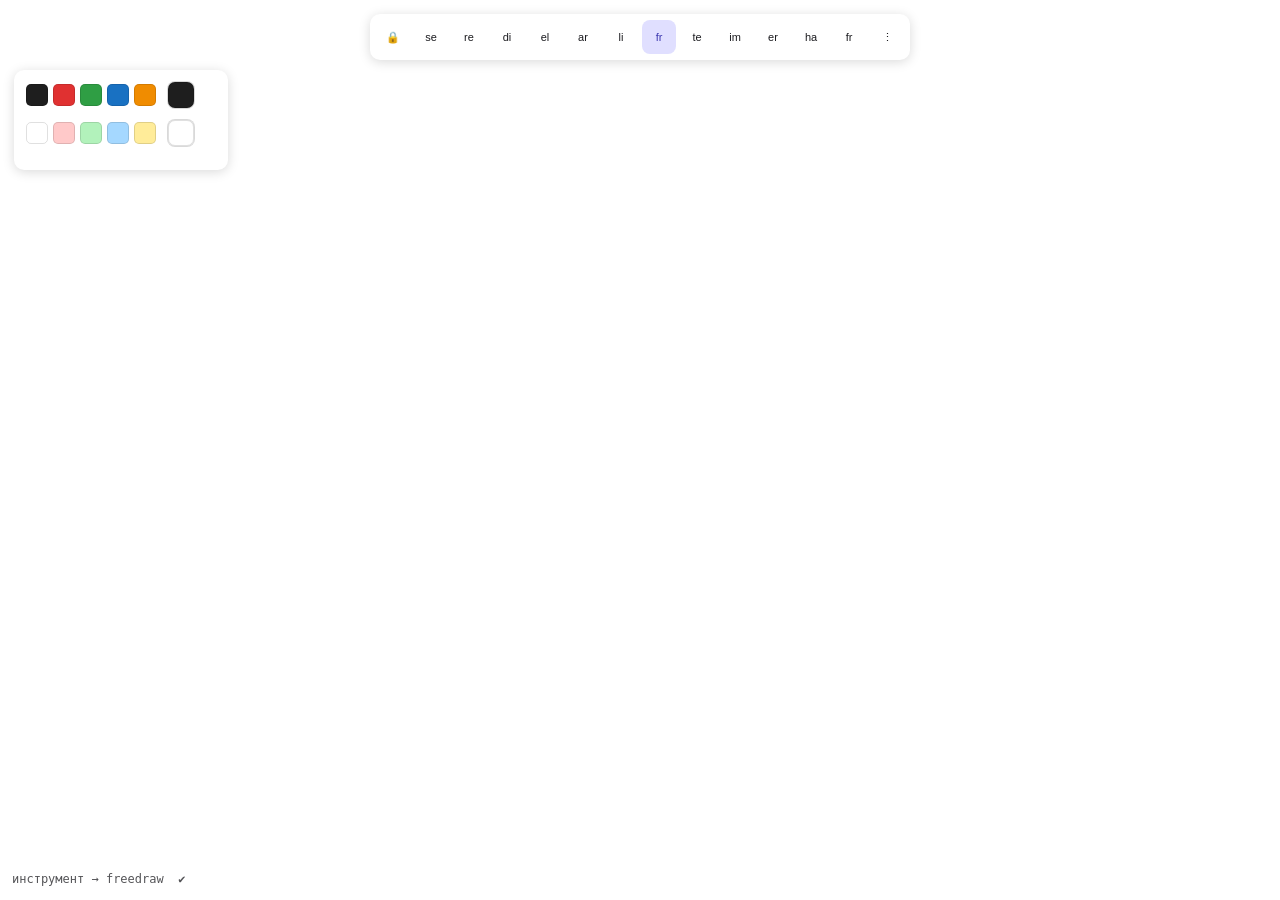
<file: dev/index.html>
<!doctype html><html lang="ru"><head><meta charset="utf-8"><title>ERM стенд</title>
<style>
 html,body{margin:0;height:100%;font:14px system-ui}
 .excalidraw{position:fixed;inset:0;background:#fff;--color-primary:#6965db;--island-bg-color:#fff;--text-primary-color:#1b1b1f}
 .excalidraw.theme--dark{background:#121212;--color-primary:#a8a5ff;--island-bg-color:#232329;--text-primary-color:#e3e3e8}
 .App-toolbar{position:fixed;top:14px;left:50%;transform:translateX(-50%);display:flex;gap:4px;
   background:var(--island-bg-color);padding:6px;border-radius:10px;box-shadow:0 2px 12px rgba(0,0,0,.15);z-index:5}
 .App-toolbar button{width:34px;height:34px;border:0;border-radius:8px;background:transparent;cursor:pointer;
   font-size:11px;color:var(--text-primary-color)}
 .App-toolbar button[aria-pressed=true]{background:#e0dfff;color:#3b37b0}
 .App-menu__left{position:fixed;left:14px;top:70px;background:var(--island-bg-color);padding:12px;
   border-radius:10px;box-shadow:0 2px 12px rgba(0,0,0,.15);z-index:5;width:190px}
 .App-menu__left h4{margin:0 0 6px;font-size:11px;color:var(--text-primary-color);opacity:.6;font-weight:600}
 .color-picker-container{display:flex;gap:6px;align-items:center;margin-bottom:12px}
 .color-picker__top-picks{display:flex;gap:5px}
 .color-picker__button{width:22px;height:22px;border-radius:5px;border:1px solid rgba(0,0,0,.12);
   background:var(--swatch-color);cursor:pointer;padding:0}
 .color-picker__button.active-color{width:26px;height:26px;margin-left:6px;border-radius:7px;
   box-shadow:0 0 0 1px rgba(0,0,0,.15)}
 .color-picker-content{background:var(--island-bg-color);padding:10px;border-radius:8px;
   box-shadow:0 8px 30px rgba(0,0,0,.25)}
 .popwrap{position:fixed;left:215px;top:80px;z-index:9}
 .color-picker-input{width:110px;font:13px ui-monospace,monospace;padding:5px 7px;border-radius:6px;
   border:1px solid rgba(0,0,0,.15)}
 #log{position:fixed;left:12px;bottom:12px;font:12px/1.5 ui-monospace,monospace;white-space:pre;
   color:var(--text-primary-color);opacity:.75;z-index:5}
</style></head>
<body>
<div class="excalidraw excalidraw-container">
  <div class="App-toolbar"></div>
  <div class="App-menu__left Island" id="left" hidden>
    <div class="selected-shape-actions"><div id="rows"></div></div>
  </div>
  <div id="log"></div>
</div>
<script>
const TOOLS=['selection','rectangle','diamond','ellipse','arrow','line','freedraw','text','image','eraser','hand','frame'];
const COLORABLE=new Set(['freedraw','rectangle','diamond','ellipse','arrow','line','text']);
const KEYMAP={v:'selection','1':'selection',r:'rectangle','2':'rectangle',d:'diamond','3':'diamond',
 o:'ellipse','4':'ellipse',a:'arrow','5':'arrow',l:'line','6':'line',p:'freedraw','7':'freedraw',
 t:'text','8':'text','9':'image',e:'eraser','0':'eraser',h:'hand',f:'frame'};
const log=[];function say(s){log.unshift(s);log.length=Math.min(log.length,10);document.getElementById('log').textContent=log.join('\n');}
const bar=document.querySelector('.App-toolbar');
const lock=document.createElement('button');
lock.dataset.testid='toolbar-lock'; lock.textContent='🔒'; lock.setAttribute('aria-pressed','false');
lock.addEventListener('click',()=>{const on=lock.getAttribute('aria-pressed')==='true';
  lock.setAttribute('aria-pressed', on?'false':'true'); say('замок → '+(on?'выкл':'вкл')+'  ✔');});
bar.appendChild(lock);
TOOLS.forEach(id=>{const b=document.createElement('button');b.dataset.testid='toolbar-'+id;
 b.setAttribute('aria-pressed', id==='freedraw'?'true':'false');b.textContent=id.slice(0,2);bar.appendChild(b);});
bar.appendChild(Object.assign(document.createElement('button'),{textContent:'⋮'}));

/* --- макет левой панели: два ряда «Обводка» и «Фон», как в настоящем Excalidraw --- */
const STROKE_PICKS=['#1e1e1e','#e03131','#2f9e44','#1971c2','#f08c00'];
const BG_PICKS=['transparent','#ffc9c9','#b2f2bb','#a5d8ff','#ffec99'];
function row(label, picks){
  const c=document.createElement('div'); c.className='color-picker-container';
  const tp=document.createElement('div'); tp.className='color-picker__top-picks';
  picks.forEach(p=>{const b=document.createElement('button');b.className='color-picker__button';
    b.dataset.testid='color-top-pick-'+p;b.style.setProperty('--swatch-color',p);tp.appendChild(b);});
  const trig=document.createElement('button');
  trig.className='color-picker__button active-color';
  trig.setAttribute('aria-label',label);
  trig.style.setProperty('--swatch-color', picks[0]);
  c.append(tp,trig);
  trig.addEventListener('click',()=>togglePop(trig,label));
  return c;
}
let pop=null;
function togglePop(trig,label){
  if(pop){pop.remove();pop=null;say('попап закрыт');return;}
  pop=document.createElement('div'); pop.className='popwrap';
  pop.innerHTML='<div class="Island"><div class="color-picker-content properties-content">'+
    '<input class="color-picker-input" value="'+trig.style.getPropertyValue('--swatch-color').replace('#','')+'"></div></div>';
  document.body.appendChild(pop);
  say('попап открыт: '+label);
  pop.querySelector('input').addEventListener('input',e=>{
    const hex='#'+e.target.value.replace('#','');
    trig.style.setProperty('--swatch-color',hex);
    say(label+' → '+hex+'  ✔');
  });
}
document.getElementById('rows').append(row('Обводка',STROKE_PICKS), row('Фон',BG_PICKS));

function setTool(t){
  document.querySelectorAll('[data-testid^=toolbar-]:not([data-testid=toolbar-lock])').forEach(b=>b.setAttribute('aria-pressed',
    b.dataset.testid==='toolbar-'+t?'true':'false'));
  document.getElementById('left').hidden = !COLORABLE.has(t);   // панель только у рисующих
  if(pop){pop.remove();pop=null;}
  say('инструмент → '+t+'  ✔');
}
setTool('freedraw');
document.addEventListener('keydown',e=>{
  const mod=e.metaKey||e.ctrlKey;
  if(mod&&e.key.toLowerCase()==='z'){say((e.shiftKey?'REDO':'UNDO')+'  ✔');return;}
  const t=KEYMAP[(e.key||'').toLowerCase()];
  if(t&&!mod) setTool(t);
});
document.addEventListener('keydown',e=>{if(e.altKey&&e.shiftKey&&e.key.toLowerCase()==='d')
  document.querySelector('.excalidraw').classList.toggle('theme--dark');});
</script>
<script src="chrome-stub.js"></script>
<script src="../src/common.js"></script>
<script src="../src/content.js"></script>
</body></html>
</file>
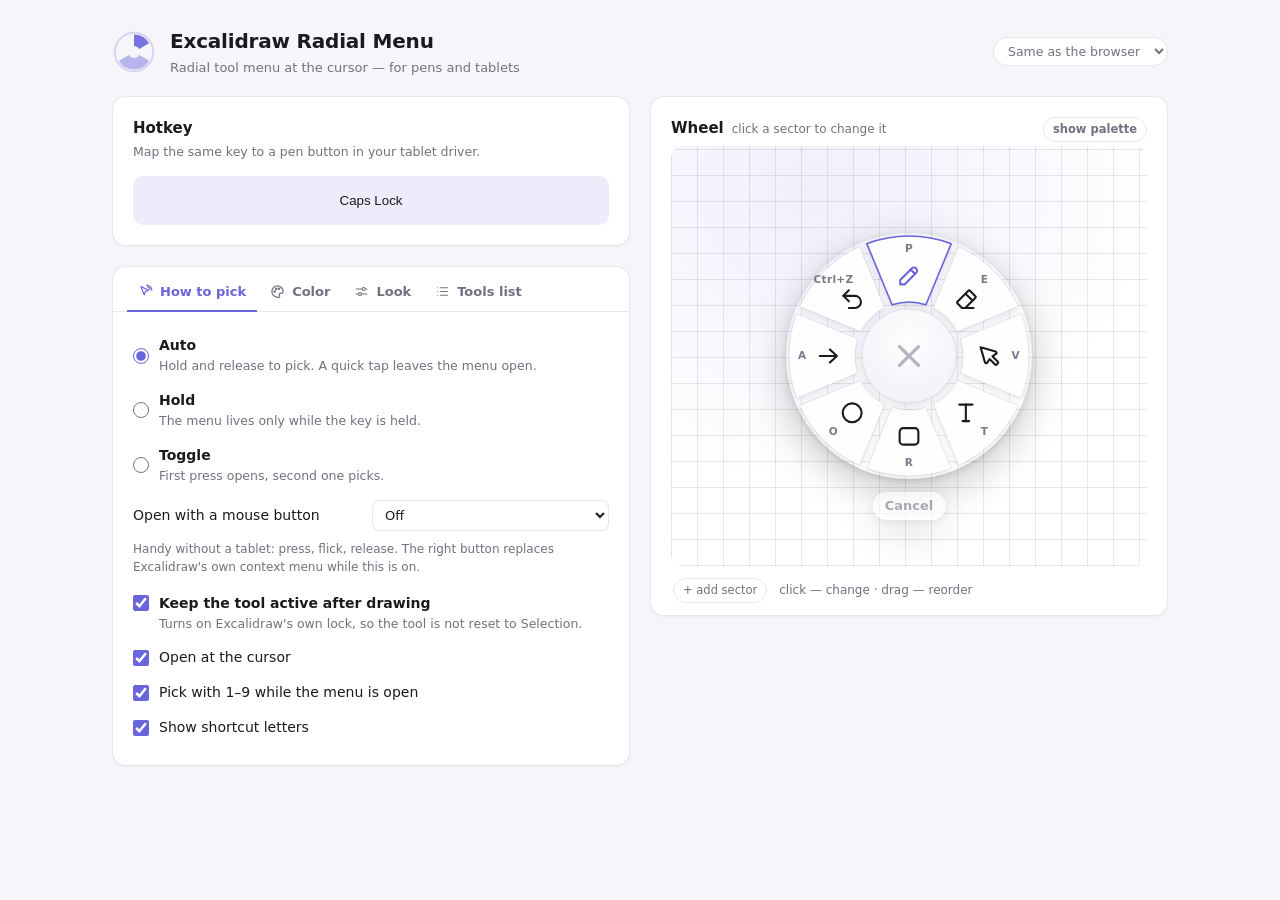
<file: dev/options.html>
<!doctype html>
<html>
<head>
<meta charset="utf-8">
<title>Excalidraw Radial Menu</title>
<script src="chrome-stub.js"></script>
<link rel="stylesheet" href="../src/options.css">
</head>
<body>
<header class="top">
  <div class="brand">
    <svg viewBox="0 0 48 48" class="brand-mark" aria-hidden="true">
      <circle cx="24" cy="24" r="21" fill="none" stroke="currentColor" stroke-width="2" opacity=".25"/>
      <path d="M24 5a19 19 0 0 1 16.5 9.5L24 24z" fill="currentColor" opacity=".9"/>
      <path d="M40.5 33.5A19 19 0 0 1 7.5 33.5L24 24z" fill="currentColor" opacity=".45"/>
      <circle cx="24" cy="24" r="6.5" fill="var(--bg)"/>
    </svg>
    <div>
      <h1 data-i18n="extName"></h1>
      <p data-i18n="optSubtitle"></p>
    </div>
  </div>
  <div class="top-right">
    <span class="saved" id="saved" data-i18n="optSaved"></span>
    <select id="lang" class="lang-sel" aria-label="Language"></select>
  </div>
</header>

<main>
  <section class="col">
    <div class="card">
      <h2 data-i18n="optHotkeyH"></h2>
      <p class="hint" data-i18n="optHotkeyHint"></p>
      <button id="hotkey" class="hotkey"></button>
      <div class="warn" id="capsWarn" hidden>
        <strong data-i18n="optCapsTitle"></strong> <span data-i18n-html="optCapsBody"></span>
      </div>
    </div>

    <div class="card tabbed">
      <div class="tabs" role="tablist">
        <button class="tab is-on" data-tab="pick"><span data-i18n="optModeH"></span></button>
        <button class="tab" data-tab="color"><span data-i18n="optColorH"></span></button>
        <button class="tab" data-tab="view"><span data-i18n="optViewH"></span></button>
        <button class="tab" data-tab="list"><span data-i18n="optListH"></span></button>
      </div>

      <div class="tabpanel is-on" data-tab="pick">
        <label class="row radio"><input type="radio" name="mode" value="auto">
          <span><b data-i18n="optModeAuto"></b><i data-i18n="optModeAutoD"></i></span></label>
        <label class="row radio"><input type="radio" name="mode" value="hold">
          <span><b data-i18n="optModeHold"></b><i data-i18n="optModeHoldD"></i></span></label>
        <label class="row radio"><input type="radio" name="mode" value="toggle">
          <span><b data-i18n="optModeToggle"></b><i data-i18n="optModeToggleD"></i></span></label>
        <label class="row slider"><span data-i18n="optMouse"></span>
          <select id="mouseTrigger">
            <option value="off" data-i18n="optMouseOff"></option>
            <option value="right" data-i18n="optMouseRight"></option>
            <option value="middle" data-i18n="optMouseMiddle"></option>
          </select></label>
        <p class="hint sub" data-i18n="optMouseHint"></p>
        <label class="row check"><input type="checkbox" id="keepTool">
          <span><b data-i18n="optKeepTool"></b><i data-i18n="optKeepToolD"></i></span></label>
        <label class="row check"><input type="checkbox" id="followCursor"><span data-i18n="optFollow"></span></label>
        <label class="row check"><input type="checkbox" id="quickNumbers"><span data-i18n="optQuickNum"></span></label>
        <label class="row check"><input type="checkbox" id="showKbd"><span data-i18n="optShowKbd"></span></label>
      </div>

      <div class="tabpanel" data-tab="color">
        <p class="hint" data-i18n="optColorHint"></p>
        <label class="row slider"><span><span data-i18n="optDwell"></span><em id="dwellV"></em></span>
          <input type="range" id="dwellMs" min="0" max="800" step="25"></label>
        <label class="row slider"><span data-i18n="optColorTarget"></span>
          <select id="colorTarget">
            <option value="stroke" data-i18n="optStroke"></option>
            <option value="background" data-i18n="optBackground"></option>
          </select></label>
        <h3 data-i18n="optPaletteH"></h3>
        <div class="swatches" id="palette"></div>
      </div>

      <div class="tabpanel" data-tab="view">
        <label class="row slider"><span><span data-i18n="optRadius"></span><em id="radiusV"></em></span>
          <input type="range" id="radius" min="80" max="190" step="2"></label>
        <label class="row slider"><span><span data-i18n="optRing"></span><em id="innerV"></em></span>
          <input type="range" id="innerRatio" min="25" max="62" step="1"></label>
        <label class="row slider"><span><span data-i18n="optGap"></span><em id="gapV"></em></span>
          <input type="range" id="gapPx" min="0" max="20" step="1"></label>
        <label class="row slider"><span><span data-i18n="optDeadzone"></span><em id="deadV"></em></span>
          <input type="range" id="deadzone" min="0" max="80" step="2"></label>
        <label class="row slider"><span><span data-i18n="optAnim"></span><em id="animV"></em></span>
          <input type="range" id="animSpeed" min="0" max="25" step="1"></label>
        <label class="row slider"><span data-i18n="optTheme"></span>
          <select id="theme">
            <option value="auto" data-i18n="optThemeAuto"></option>
            <option value="light" data-i18n="optThemeLight"></option>
            <option value="dark" data-i18n="optThemeDark"></option>
          </select></label>
        <div class="panel-foot">
          <button class="ghost" id="resetView" data-i18n="optResetView"></button>
        </div>
      </div>

      <div class="tabpanel" data-tab="list">
        <p class="hint"><span data-i18n="optListHint"></span> <small id="count"></small></p>
        <div class="chips" id="chosen"></div>
        <h3 data-i18n="optAdd"></h3>
        <div class="chips pool" id="pool"></div>
        <button class="reset" id="reset" data-i18n="optReset"></button>
      </div>
    </div>
  </section>

  <section class="col">
    <div class="card preview-card">
      <h2><span data-i18n="optWheelH"></span> <small data-i18n="optWheelHint"></small>
        <button class="ghost" id="previewMode"></button></h2>
      <div class="preview" id="preview">
        <div class="slot-picker" id="slotPicker" hidden>
          <div class="sp-head"><b id="spTitle"></b><button class="sp-x" id="spClose">✕</button></div>
          <div class="sp-scroll">
            <h4 data-i18n="optSecTools"></h4><div class="sp-grid" id="spTools"></div>
            <h4 data-i18n="optSecColors"></h4><div class="sp-grid" id="spColors"></div>
          </div>
          <button class="sp-remove" id="spRemove" data-i18n="optRemoveSlot"></button>
        </div>
      </div>
      <div class="preview-bar">
        <button class="ghost" id="addSlot"></button>
        <span class="bar-hint" id="slotHint"></span>
      </div>
    </div>
  </section>
</main>

<script src="../src/common.js"></script>
<script src="../src/options.js"></script>
</body>
</html>
</file>
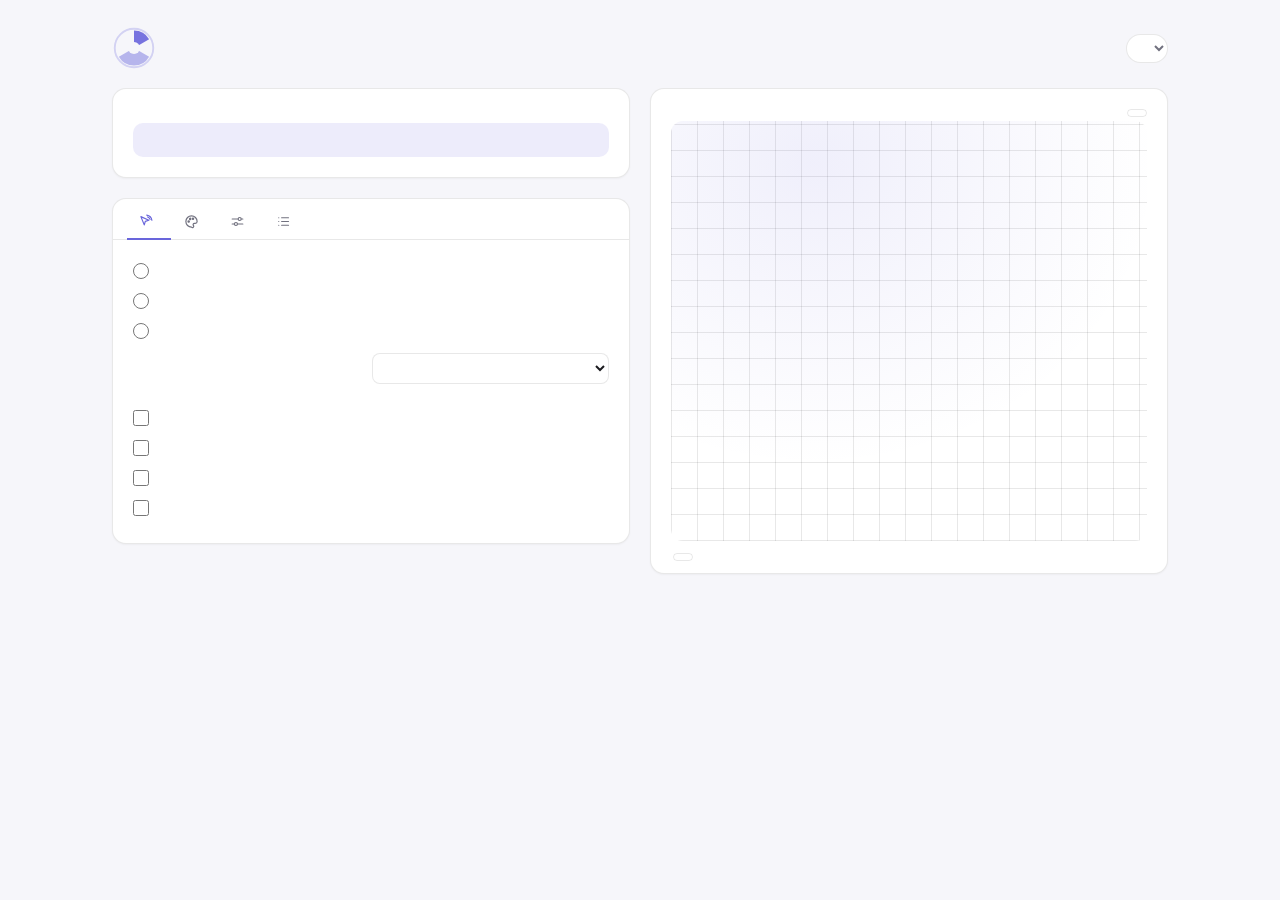
<file: src/options.html>
<!doctype html>
<html>
<head>
<meta charset="utf-8">
<title>Excalidraw Radial Menu</title>
<link rel="stylesheet" href="options.css">
</head>
<body>
<header class="top">
  <div class="brand">
    <svg viewBox="0 0 48 48" class="brand-mark" aria-hidden="true">
      <circle cx="24" cy="24" r="21" fill="none" stroke="currentColor" stroke-width="2" opacity=".25"/>
      <path d="M24 5a19 19 0 0 1 16.5 9.5L24 24z" fill="currentColor" opacity=".9"/>
      <path d="M40.5 33.5A19 19 0 0 1 7.5 33.5L24 24z" fill="currentColor" opacity=".45"/>
      <circle cx="24" cy="24" r="6.5" fill="var(--bg)"/>
    </svg>
    <div>
      <h1 data-i18n="extName"></h1>
      <p data-i18n="optSubtitle"></p>
    </div>
  </div>
  <div class="top-right">
    <span class="saved" id="saved" data-i18n="optSaved"></span>
    <select id="lang" class="lang-sel" aria-label="Language"></select>
  </div>
</header>

<main>
  <section class="col">
    <div class="card">
      <h2 data-i18n="optHotkeyH"></h2>
      <p class="hint" data-i18n="optHotkeyHint"></p>
      <button id="hotkey" class="hotkey"></button>
      <div class="warn" id="capsWarn" hidden>
        <strong data-i18n="optCapsTitle"></strong> <span data-i18n-html="optCapsBody"></span>
      </div>
    </div>

    <div class="card tabbed">
      <div class="tabs" role="tablist">
        <button class="tab is-on" data-tab="pick"><span data-i18n="optModeH"></span></button>
        <button class="tab" data-tab="color"><span data-i18n="optColorH"></span></button>
        <button class="tab" data-tab="view"><span data-i18n="optViewH"></span></button>
        <button class="tab" data-tab="list"><span data-i18n="optListH"></span></button>
      </div>

      <div class="tabpanel is-on" data-tab="pick">
        <label class="row radio"><input type="radio" name="mode" value="auto">
          <span><b data-i18n="optModeAuto"></b><i data-i18n="optModeAutoD"></i></span></label>
        <label class="row radio"><input type="radio" name="mode" value="hold">
          <span><b data-i18n="optModeHold"></b><i data-i18n="optModeHoldD"></i></span></label>
        <label class="row radio"><input type="radio" name="mode" value="toggle">
          <span><b data-i18n="optModeToggle"></b><i data-i18n="optModeToggleD"></i></span></label>
        <label class="row slider"><span data-i18n="optMouse"></span>
          <select id="mouseTrigger">
            <option value="off" data-i18n="optMouseOff"></option>
            <option value="right" data-i18n="optMouseRight"></option>
            <option value="middle" data-i18n="optMouseMiddle"></option>
          </select></label>
        <p class="hint sub" data-i18n="optMouseHint"></p>
        <label class="row check"><input type="checkbox" id="keepTool">
          <span><b data-i18n="optKeepTool"></b><i data-i18n="optKeepToolD"></i></span></label>
        <label class="row check"><input type="checkbox" id="followCursor"><span data-i18n="optFollow"></span></label>
        <label class="row check"><input type="checkbox" id="quickNumbers"><span data-i18n="optQuickNum"></span></label>
        <label class="row check"><input type="checkbox" id="showKbd"><span data-i18n="optShowKbd"></span></label>
      </div>

      <div class="tabpanel" data-tab="color">
        <p class="hint" data-i18n="optColorHint"></p>
        <label class="row slider"><span><span data-i18n="optDwell"></span><em id="dwellV"></em></span>
          <input type="range" id="dwellMs" min="0" max="800" step="25"></label>
        <label class="row slider"><span data-i18n="optColorTarget"></span>
          <select id="colorTarget">
            <option value="stroke" data-i18n="optStroke"></option>
            <option value="background" data-i18n="optBackground"></option>
          </select></label>
        <h3 data-i18n="optPaletteH"></h3>
        <div class="swatches" id="palette"></div>
      </div>

      <div class="tabpanel" data-tab="view">
        <label class="row slider"><span><span data-i18n="optRadius"></span><em id="radiusV"></em></span>
          <input type="range" id="radius" min="80" max="190" step="2"></label>
        <label class="row slider"><span><span data-i18n="optRing"></span><em id="innerV"></em></span>
          <input type="range" id="innerRatio" min="25" max="62" step="1"></label>
        <label class="row slider"><span><span data-i18n="optGap"></span><em id="gapV"></em></span>
          <input type="range" id="gapPx" min="0" max="20" step="1"></label>
        <label class="row slider"><span><span data-i18n="optDeadzone"></span><em id="deadV"></em></span>
          <input type="range" id="deadzone" min="0" max="80" step="2"></label>
        <label class="row slider"><span><span data-i18n="optAnim"></span><em id="animV"></em></span>
          <input type="range" id="animSpeed" min="0" max="25" step="1"></label>
        <label class="row slider"><span data-i18n="optTheme"></span>
          <select id="theme">
            <option value="auto" data-i18n="optThemeAuto"></option>
            <option value="light" data-i18n="optThemeLight"></option>
            <option value="dark" data-i18n="optThemeDark"></option>
          </select></label>
        <div class="panel-foot">
          <button class="ghost" id="resetView" data-i18n="optResetView"></button>
        </div>
      </div>

      <div class="tabpanel" data-tab="list">
        <p class="hint"><span data-i18n="optListHint"></span> <small id="count"></small></p>
        <div class="chips" id="chosen"></div>
        <h3 data-i18n="optAdd"></h3>
        <div class="chips pool" id="pool"></div>
        <button class="reset" id="reset" data-i18n="optReset"></button>
      </div>
    </div>
  </section>

  <section class="col">
    <div class="card preview-card">
      <h2><span data-i18n="optWheelH"></span> <small data-i18n="optWheelHint"></small>
        <button class="ghost" id="previewMode"></button></h2>
      <div class="preview" id="preview">
        <div class="slot-picker" id="slotPicker" hidden>
          <div class="sp-head"><b id="spTitle"></b><button class="sp-x" id="spClose">✕</button></div>
          <div class="sp-scroll">
            <h4 data-i18n="optSecTools"></h4><div class="sp-grid" id="spTools"></div>
            <h4 data-i18n="optSecColors"></h4><div class="sp-grid" id="spColors"></div>
          </div>
          <button class="sp-remove" id="spRemove" data-i18n="optRemoveSlot"></button>
        </div>
      </div>
      <div class="preview-bar">
        <button class="ghost" id="addSlot"></button>
        <span class="bar-hint" id="slotHint"></span>
      </div>
    </div>
  </section>
</main>

<script src="common.js"></script>
<script src="options.js"></script>
</body>
</html>
</file>
<file: src/options.css>
:root{
  --bg:#f6f6fa; --card:#ffffff; --ink:#1b1b1f; --dim:#71717f;
  --line:rgba(0,0,0,.09); --accent:#6965db; --accent-soft:rgba(105,101,219,.12);
  --warn-bg:#fff6e5; --warn-ink:#7a5a12; --warn-line:#f0d089;
  --radius:14px;
}
@media (prefers-color-scheme: dark){
  :root{
    --bg:#121217; --card:#1c1c23; --ink:#e8e8f0; --dim:#8d8da0;
    --line:rgba(255,255,255,.09); --accent:#a8a5ff; --accent-soft:rgba(168,165,255,.14);
    --warn-bg:#2b2413; --warn-ink:#e8cf9a; --warn-line:#5c4a1e;
  }
}
*{box-sizing:border-box}
body{
  margin:0; background:var(--bg); color:var(--ink);
  font:400 14px/1.5 "Inter","Segoe UI",system-ui,-apple-system,sans-serif;
  padding:0 0 48px;
}
.top{
  display:flex; align-items:center; justify-content:space-between; gap:16px;
  padding:26px 32px 18px; max-width:1120px; margin:0 auto;
}
.brand{display:flex; align-items:center; gap:14px}
.brand-mark{width:44px;height:44px;color:var(--accent);flex:0 0 auto}
h1{font-size:20px; margin:0; letter-spacing:-.2px}
.brand p{margin:2px 0 0; color:var(--dim); font-size:13px}
.saved{
  opacity:0; transition:opacity .25s; color:var(--accent); font-weight:600; font-size:13px;
  background:var(--accent-soft); padding:6px 12px; border-radius:999px;
}
.saved.on{opacity:1}

main{
  max-width:1120px; margin:0 auto; padding:0 32px;
  display:grid; grid-template-columns:minmax(0,1fr) minmax(0,1fr); gap:20px; align-items:start;
}
@media (max-width:900px){ main{grid-template-columns:1fr} }
.col{display:flex; flex-direction:column; gap:20px}
.card{
  background:var(--card); border:1px solid var(--line); border-radius:var(--radius);
  padding:20px; box-shadow:0 1px 2px rgba(0,0,0,.04);
}
.card h2{margin:0 0 4px; font-size:15px; font-weight:650; display:flex; align-items:baseline; gap:8px}
.card h2 small{font-weight:400; font-size:12px; color:var(--dim)}
.card h3{margin:18px 0 8px; font-size:12px; font-weight:600; color:var(--dim); text-transform:uppercase; letter-spacing:.6px}
.hint{margin:0 0 14px; color:var(--dim); font-size:12.5px}

.hotkey{
  width:100%; padding:16px; font:650 16px/1 inherit; color:var(--ink);
  background:var(--accent-soft); border:1.5px dashed transparent; border-radius:10px;
  cursor:pointer; transition:.15s;
}
.hotkey:hover{border-color:var(--accent)}
.hotkey.rec{border-color:var(--accent); color:var(--accent); animation:pulse 1.1s infinite}
@keyframes pulse{50%{opacity:.55}}

.warn{
  margin-top:12px; padding:11px 13px; border-radius:10px; font-size:12.5px; line-height:1.55;
  background:var(--warn-bg); color:var(--warn-ink); border:1px solid var(--warn-line);
}
.warn code{background:rgba(0,0,0,.09); padding:1px 5px; border-radius:4px; font-size:12px}

.row{display:flex; align-items:center; gap:10px; padding:7px 0; cursor:pointer}
.row>span{display:flex; flex-direction:column}
.row i{font-style:normal; color:var(--dim); font-size:12.5px; margin-top:1px}
.row input[type=radio],.row input[type=checkbox]{accent-color:var(--accent); width:16px; height:16px; margin:0; flex:0 0 auto}
.row.slider{display:grid; grid-template-columns:225px 1fr; gap:14px; cursor:default}
.row.slider>span{display:flex; flex-direction:row; align-items:baseline; justify-content:space-between; gap:10px; color:var(--ink)}
.row.slider em{font-style:normal; color:var(--dim); font-variant-numeric:tabular-nums; white-space:nowrap}
input[type=range]{accent-color:var(--accent); width:100%}
select{
  background:var(--card); color:var(--ink); border:1px solid var(--line);
  border-radius:8px; padding:6px 8px; font:inherit; font-size:13px;
}

.preview-card{padding-bottom:8px}
.preview{
  position:relative; height:420px; border-radius:12px; overflow:hidden;
  background:
    radial-gradient(120% 120% at 30% 10%, rgba(105,101,219,.10), transparent 60%),
    repeating-linear-gradient(0deg,var(--line) 0 1px,transparent 1px 26px),
    repeating-linear-gradient(90deg,var(--line) 0 1px,transparent 1px 26px),
    var(--card);
  cursor:crosshair;
}
.preview .erm-root{position:absolute; inset:0; pointer-events:none; z-index:1}
.preview .erm-wrap{pointer-events:none}

.chips{display:flex; flex-wrap:wrap; gap:8px}
.chip{
  display:inline-flex; align-items:center; gap:7px; padding:7px 10px 7px 8px;
  border:1px solid var(--line); border-radius:999px; background:var(--bg);
  font-size:13px; user-select:none; cursor:grab; transition:.13s;
}
.chip:hover{border-color:var(--accent)}
.chip.drag{opacity:.35}
.chip.over{border-color:var(--accent); box-shadow:0 0 0 3px var(--accent-soft)}
.chip svg{width:17px;height:17px;fill:none;stroke:currentColor;stroke-width:1.9;stroke-linecap:round;stroke-linejoin:round}
.chip .num{
  font-size:10px; font-weight:700; color:var(--dim); min-width:14px; text-align:center;
  background:var(--card); border-radius:999px; padding:1px 0;
}
.chip .x{
  border:0; background:none; color:var(--dim); cursor:pointer; font-size:15px;
  line-height:1; padding:0 0 0 2px;
}
.chip .x:hover{color:#e2484d}
.pool .chip{cursor:pointer; opacity:.8}
.pool .chip:hover{opacity:1}
.reset{
  margin-top:18px; width:100%; padding:10px; border-radius:9px; cursor:pointer;
  border:1px solid var(--line); background:transparent; color:var(--dim); font:inherit; font-size:13px;
}
.reset:hover{color:#e2484d; border-color:#e2484d}

.card h2{justify-content:flex-start}
.ghost{
  margin-left:auto; border:1px solid var(--line); background:transparent; color:var(--dim);
  font:inherit; font-size:11.5px; padding:3px 9px; border-radius:999px; cursor:pointer;
}
.ghost:hover{color:var(--accent); border-color:var(--accent)}
.swatches{display:flex; flex-wrap:wrap; gap:9px; align-items:center}
.sw{position:relative; width:38px; height:38px; cursor:grab}
.sw.drag{opacity:.35}
.sw.over{outline:2px solid var(--accent); outline-offset:2px; border-radius:50%}
.sw input[type=color]{
  -webkit-appearance:none; appearance:none; width:38px; height:38px; padding:0;
  border:none; background:none; cursor:pointer;
}
.sw input[type=color]::-webkit-color-swatch-wrapper{padding:0}
.sw input[type=color]::-webkit-color-swatch{border:1px solid var(--line); border-radius:50%}
.sw .x{
  position:absolute; top:-4px; right:-4px; width:17px; height:17px; border-radius:50%;
  border:1px solid var(--line); background:var(--card); color:var(--dim);
  font-size:10px; line-height:1; cursor:pointer; padding:0; opacity:0; transition:.12s;
}
.sw:hover .x{opacity:1}
.sw .x:hover{color:#e2484d; border-color:#e2484d}
.sw-add{
  width:38px; height:38px; border-radius:50%; border:1.5px dashed var(--line);
  background:transparent; color:var(--dim); font-size:19px; line-height:1; cursor:pointer;
}
.sw-add:hover{border-color:var(--accent); color:var(--accent)}
.chip .swatch{width:15px; height:15px; border-radius:50%; border:1px solid var(--line); flex:0 0 auto}

.preview{cursor:pointer}
.preview .erm-sec.dragsrc{opacity:.28}
.preview-bar{display:flex; align-items:center; gap:12px; padding:12px 2px 4px}
.preview-bar .ghost{margin-left:0}
.bar-hint{color:var(--dim); font-size:12px}

.slot-picker{
  position:absolute; inset:0; z-index:5; pointer-events:auto;
  display:flex; flex-direction:column; padding:14px;
  background:var(--card); box-shadow:inset 0 0 0 1px var(--line);
  animation:sp-in .16s cubic-bezier(.2,.9,.3,1.1) both;
}
@keyframes sp-in{from{opacity:0;transform:scale(.97)}to{opacity:1;transform:scale(1)}}
.slot-picker[hidden]{display:none}
.sp-head{display:flex; align-items:center; justify-content:space-between; margin-bottom:10px}
.sp-head b{font-size:13.5px}
.sp-x{border:0;background:none;color:var(--dim);font-size:15px;cursor:pointer;padding:0 2px}
.sp-x:hover{color:var(--ink)}
.sp-scroll{flex:1; overflow-y:auto; margin:0 -4px; padding:0 4px}
.sp-scroll h4{margin:6px 0 7px; font-size:10.5px; letter-spacing:.6px; text-transform:uppercase;
  color:var(--dim); font-weight:600}
.sp-grid{display:flex; flex-wrap:wrap; gap:6px; margin-bottom:10px}
.sp-item{
  display:inline-flex; align-items:center; gap:6px; padding:6px 9px 6px 7px;
  border:1px solid var(--line); border-radius:8px; background:var(--bg);
  font:inherit; font-size:12.5px; color:var(--ink); cursor:pointer; transition:.12s;
}
.sp-item:hover{border-color:var(--accent); background:var(--accent-soft)}
.sp-item.cur{border-color:var(--accent); background:var(--accent-soft); font-weight:600}
.sp-item svg{width:16px;height:16px;fill:none;stroke:currentColor;stroke-width:1.9;
  stroke-linecap:round;stroke-linejoin:round}
.sp-item .swatch{width:14px;height:14px;border-radius:50%;border:1px solid var(--line)}
.sp-remove{
  margin-top:8px; padding:8px; border-radius:8px; cursor:pointer; font:inherit; font-size:12.5px;
  border:1px solid var(--line); background:transparent; color:var(--dim);
}
.sp-remove:hover{color:#e2484d; border-color:#e2484d}

.hint.sub{margin:2px 0 10px; font-size:12px}

.top-right{display:flex; align-items:center; gap:12px}
.lang-sel{
  background:var(--card); color:var(--dim); border:1px solid var(--line);
  border-radius:999px; padding:5px 10px; font:inherit; font-size:12.5px; cursor:pointer;
}
.lang-sel:hover{color:var(--ink); border-color:var(--accent)}

.tabbed{padding-top:6px}
.tabs{display:flex; gap:2px; margin:0 -20px 16px; padding:0 14px;
  border-bottom:1px solid var(--line)}
.tab{
  display:inline-flex; align-items:center; gap:7px;
  border:0; background:none; font:inherit; font-size:13px; font-weight:600; color:var(--dim);
  padding:9px 11px; cursor:pointer; border-bottom:2px solid transparent; margin-bottom:-1px;
  transition:color .12s, border-color .12s;
}
.tab svg{
  width:15px; height:15px; flex:0 0 auto; fill:none; stroke:currentColor;
  stroke-width:1.9; stroke-linecap:round; stroke-linejoin:round;
}
.tab:hover{color:var(--ink)}
.tab.is-on{color:var(--accent); border-bottom-color:var(--accent)}
.tabpanel{display:none; animation:tab-in .16s ease both}
.tabpanel.is-on{display:block}
@keyframes tab-in{from{opacity:0; transform:translateY(3px)}to{opacity:1; transform:none}}
.panel-foot{display:flex; justify-content:flex-end; margin-top:16px}
.panel-foot .ghost{margin-left:0}

/* длинная подпись слайдера переносится сама, значение остаётся на первой строке */
.row.slider>span>span:first-child{flex:1; min-width:0}
.tabpanel .hint small{color:var(--dim); font-weight:600}
.tabpanel .reset{margin-top:16px}

/* строки с двухстрочным описанием: галку выравниваем по первой строке */
.row.check:has(i){align-items:flex-start}
.row.check:has(i) input{margin-top:2px}
</file>
